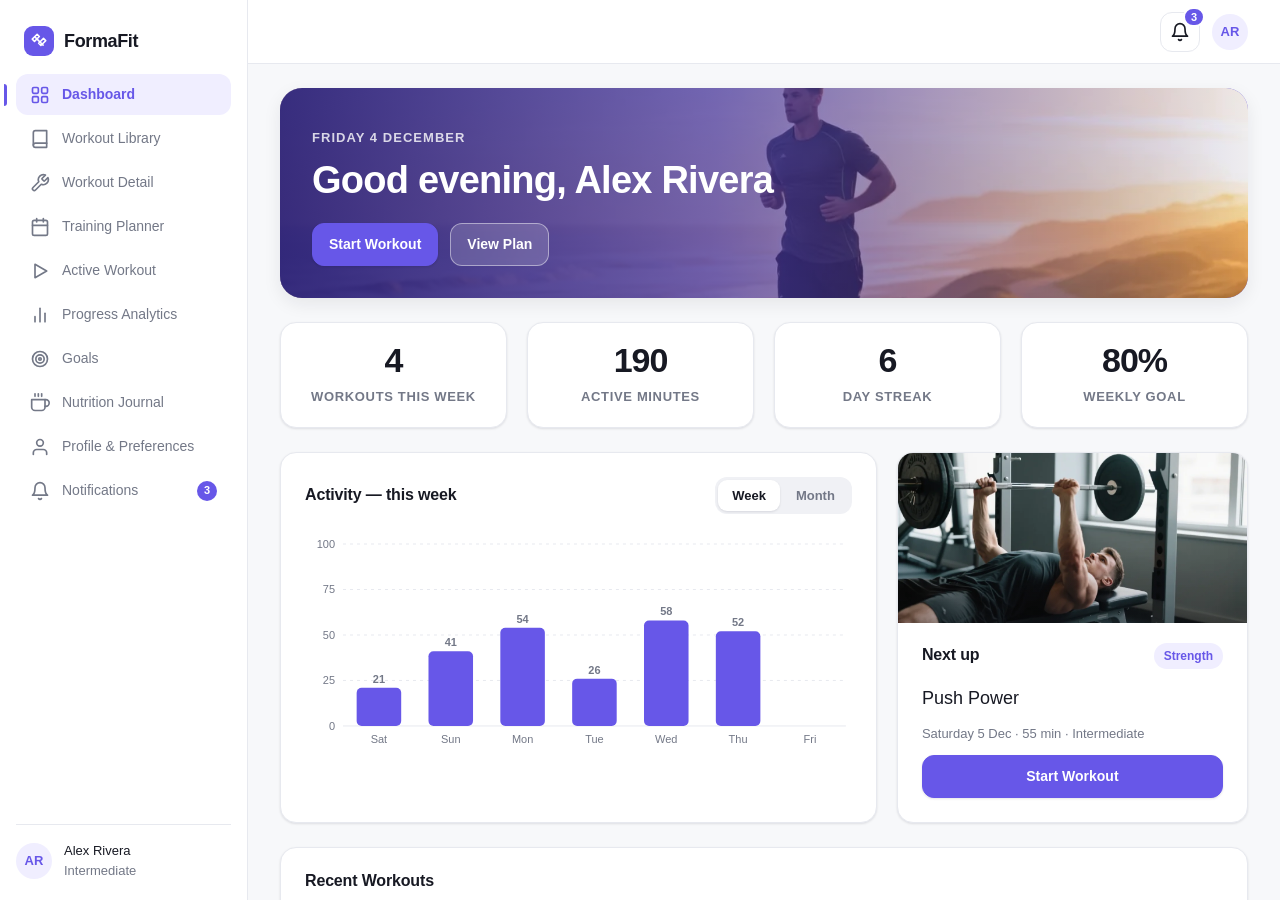
<file: index.html>
<!DOCTYPE html>
<html lang="en">
  <head>
    <meta charset="UTF-8">
    <meta name="viewport" content="width=device-width,initial-scale=1.0">
    <meta http-eqiv="refresh"content="0; url=dashboard.html">
    <title>Redirecting...</title>
  </head>
  <body>
    <script>
      window.location.replace("dashboard.html");
    </script>
  </body>
</html>
</file>
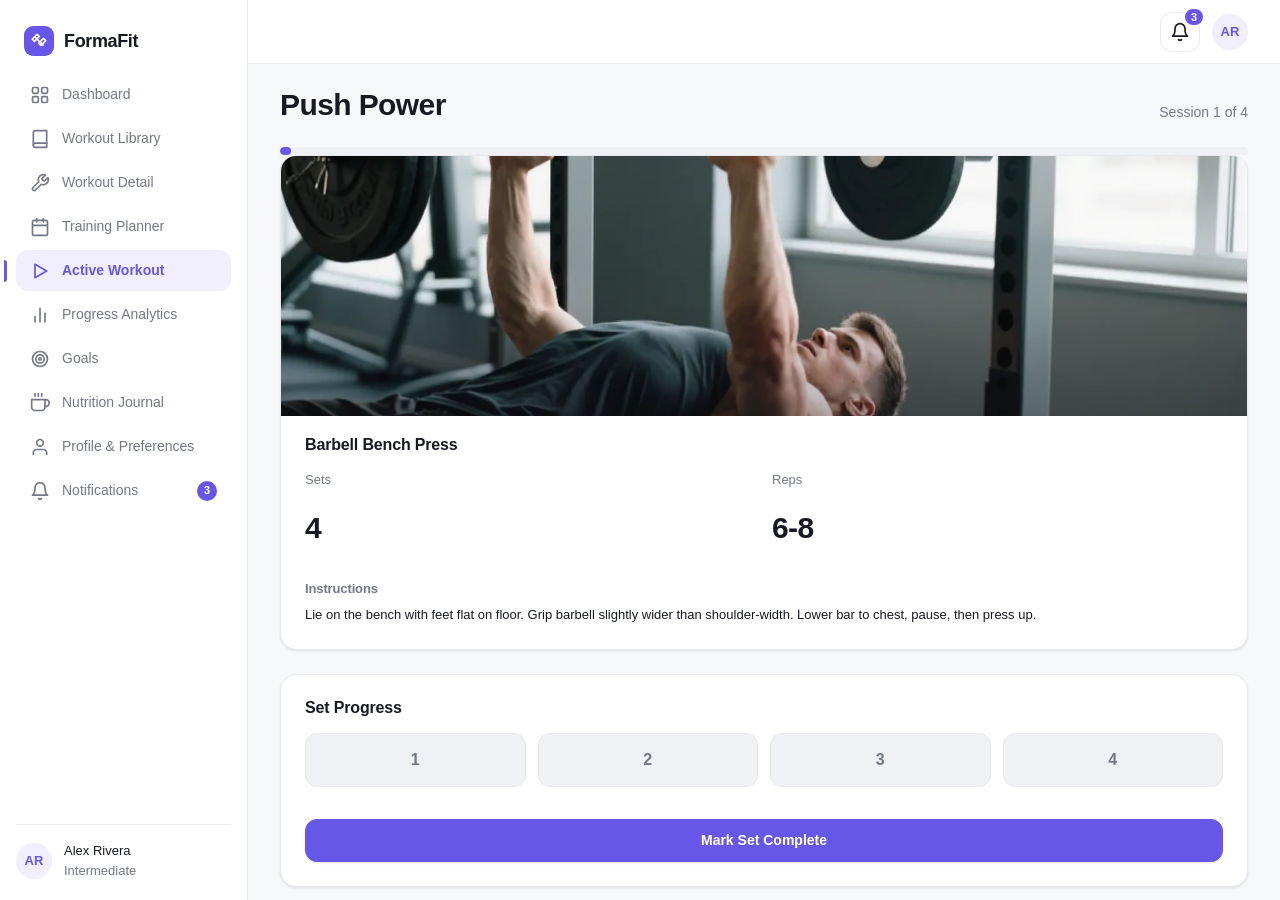
<file: active-workout.html>
<!DOCTYPE html>
<html lang="en">
<head>
  <meta charset="UTF-8">
  <meta name="viewport" content="width=device-width, initial-scale=1.0">
  <title>Active Workout - FormaFit</title>
  <link rel="stylesheet" href="styles.css">
  <link rel="stylesheet" href="polish.css">
  <link rel="icon" href="data:,">
</head>
<body>
  <script src="js/core.js"></script>
  <script src="js/art.js"></script>
  <script>document.addEventListener('DOMContentLoaded', function () { App.renderShell('active'); });</script>
  <script src="js/active-workout.js"></script>
</body>
</html>
</file>
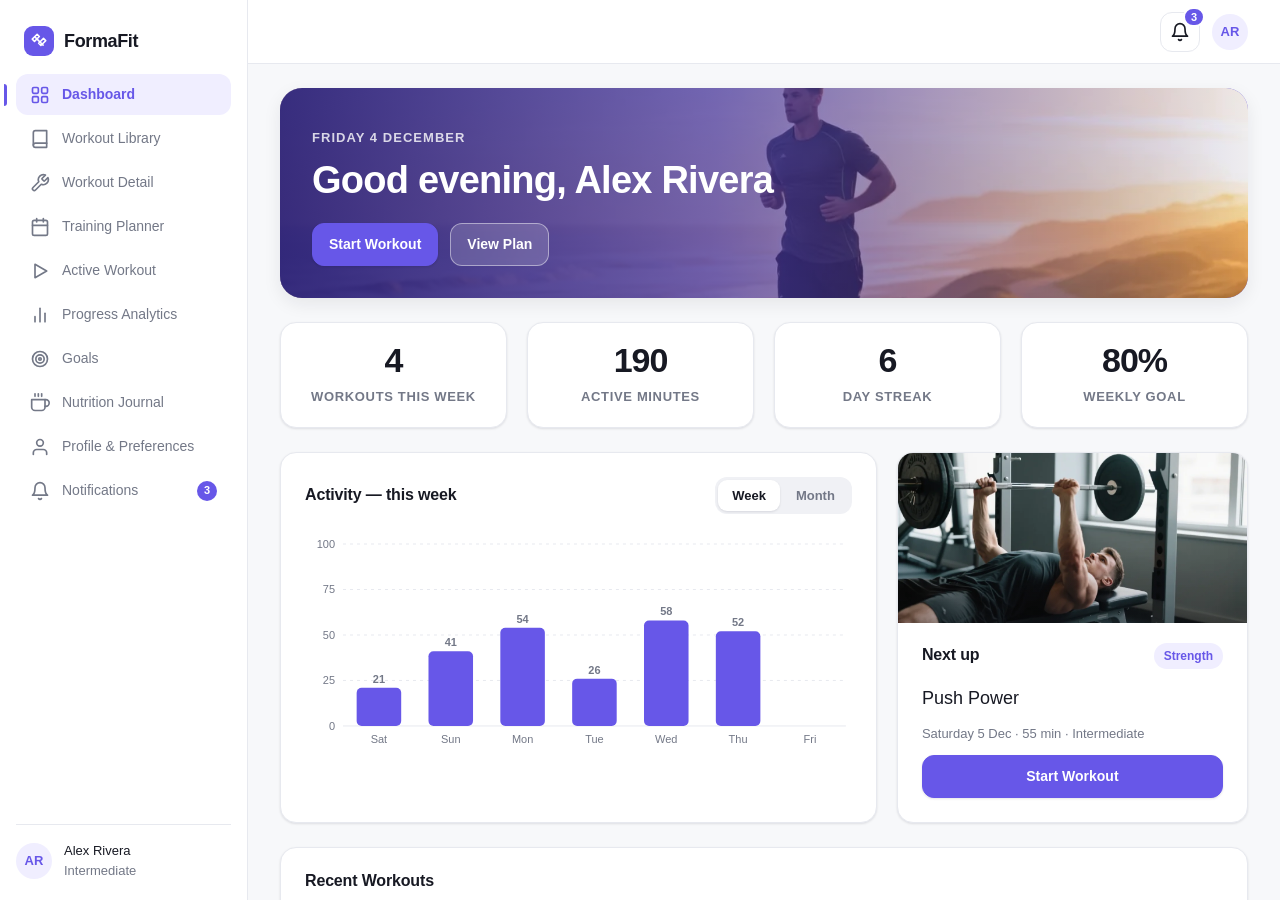
<file: dashboard.html>
<!DOCTYPE html>
<html lang="en">
<head>
  <meta charset="UTF-8">
  <meta name="viewport" content="width=device-width, initial-scale=1.0">
  <title>Dashboard - FormaFit</title>
  <link rel="stylesheet" href="styles.css">
  <link rel="stylesheet" href="polish.css">
  <link rel="icon" href="data:,">
</head>
<body>
  <script src="js/core.js"></script>
  <script src="js/art.js"></script>
  <script>document.addEventListener('DOMContentLoaded', function () { App.renderShell('dashboard'); });</script>
  <script src="js/dashboard.js"></script>
</body>
</html>
</file>
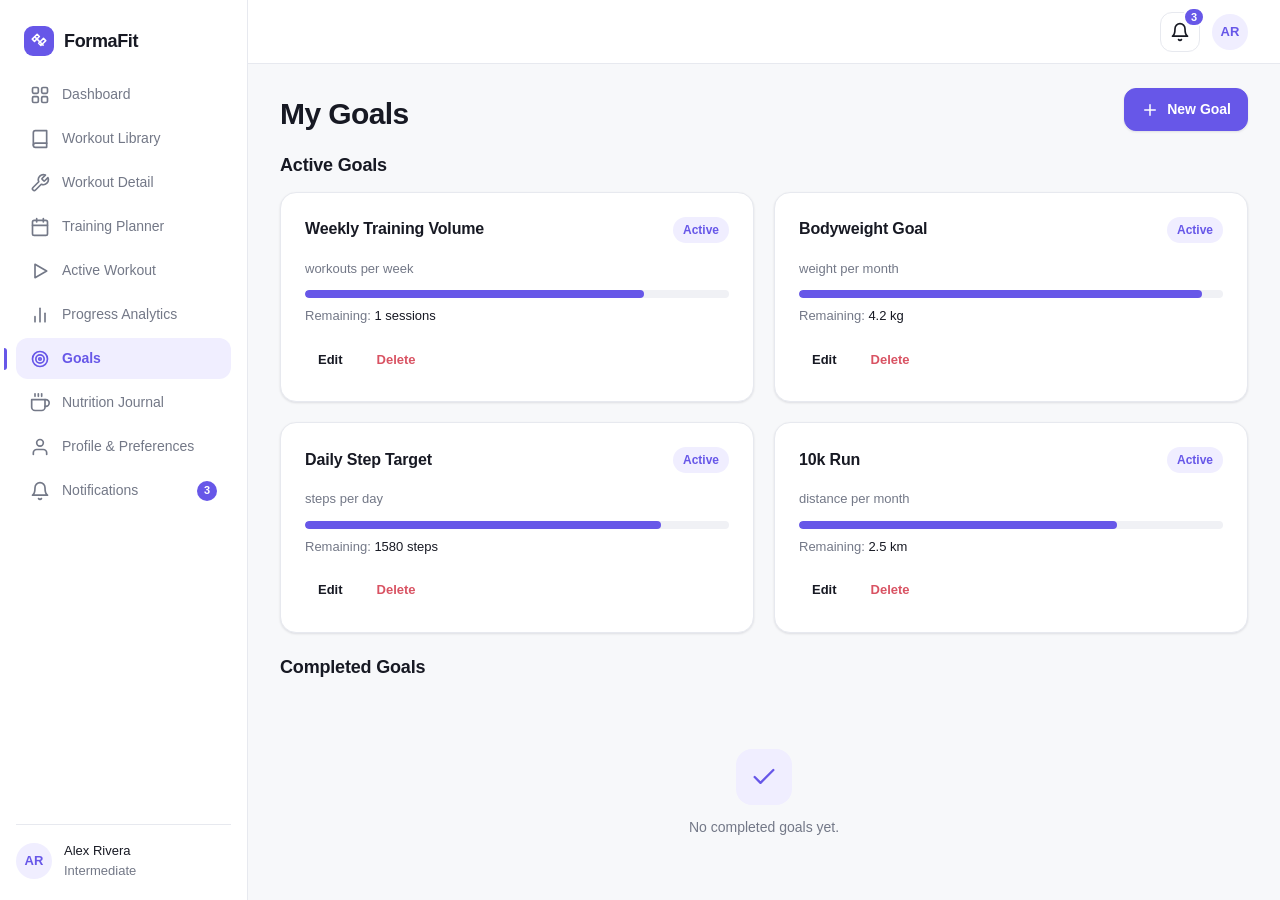
<file: goals.html>
<!DOCTYPE html>
<html lang="en">
<head>
  <meta charset="UTF-8">
  <meta name="viewport" content="width=device-width, initial-scale=1.0">
  <title>Goals - FormaFit</title>
  <link rel="stylesheet" href="styles.css">
  <link rel="stylesheet" href="polish.css">
  <link rel="icon" href="data:,">
</head>
<body>
  <script src="js/core.js"></script>
  <script src="js/art.js"></script>
  <script>document.addEventListener('DOMContentLoaded', function () { App.renderShell('goals'); });</script>
  <script src="js/goals.js"></script>
</body>
</html>
</file>
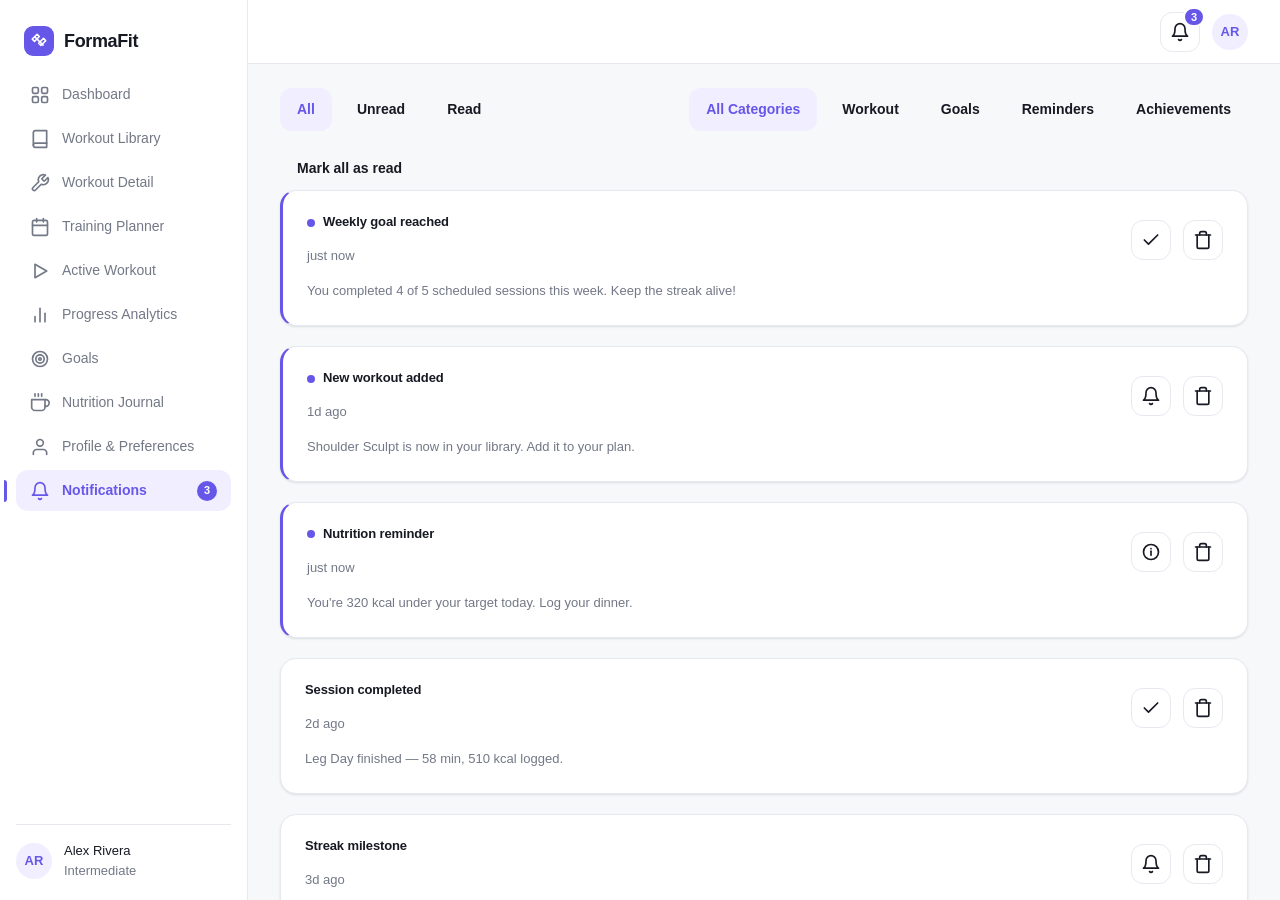
<file: notifications.html>
<!DOCTYPE html>
<html lang="en">
<head>
  <meta charset="UTF-8">
  <meta name="viewport" content="width=device-width, initial-scale=1.0">
  <title>Notifications - FormaFit</title>
  <link rel="stylesheet" href="styles.css">
  <link rel="stylesheet" href="polish.css">
  <link rel="icon" href="data:,">
</head>
<body>
  <script src="js/core.js"></script>
  <script src="js/art.js"></script>
  <script>document.addEventListener('DOMContentLoaded', function () { App.renderShell('notifications'); });</script>
  <script src="js/notifications.js"></script>
</body>
</html>
</file>
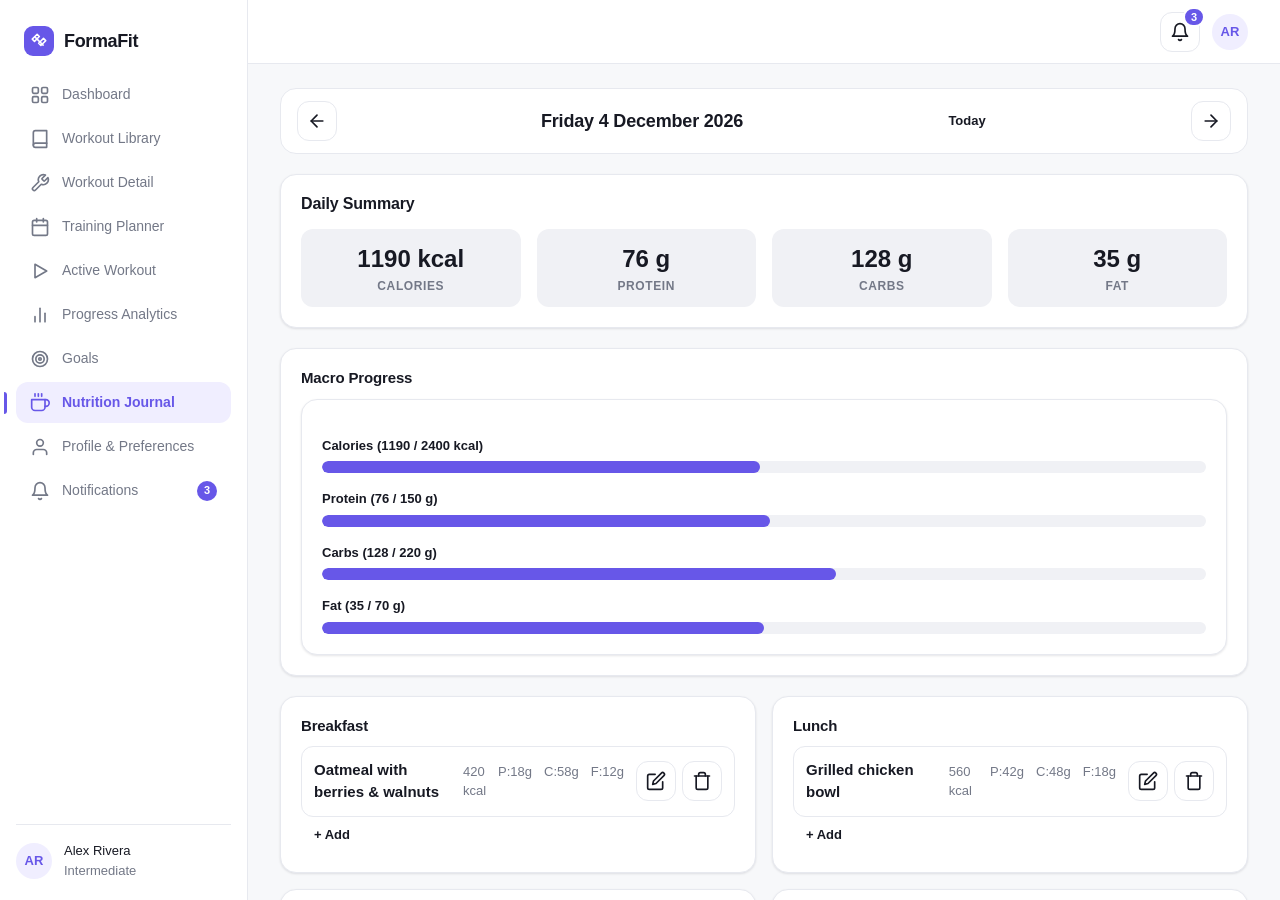
<file: nutrition-journal.html>
<!DOCTYPE html>
<html lang="en">
<head>
  <meta charset="UTF-8">
  <meta name="viewport" content="width=device-width, initial-scale=1.0">
  <title>Nutrition Journal - FormaFit</title>
  <link rel="stylesheet" href="styles.css">
  <link rel="stylesheet" href="polish.css">
  <link rel="icon" href="data:,">
</head>
<body>
  <script src="js/core.js"></script>
  <script src="js/art.js"></script>
  <script>document.addEventListener('DOMContentLoaded', function () { App.renderShell('nutrition'); });</script>
  <script src="js/nutrition-journal.js"></script>
</body>
</html>
</file>
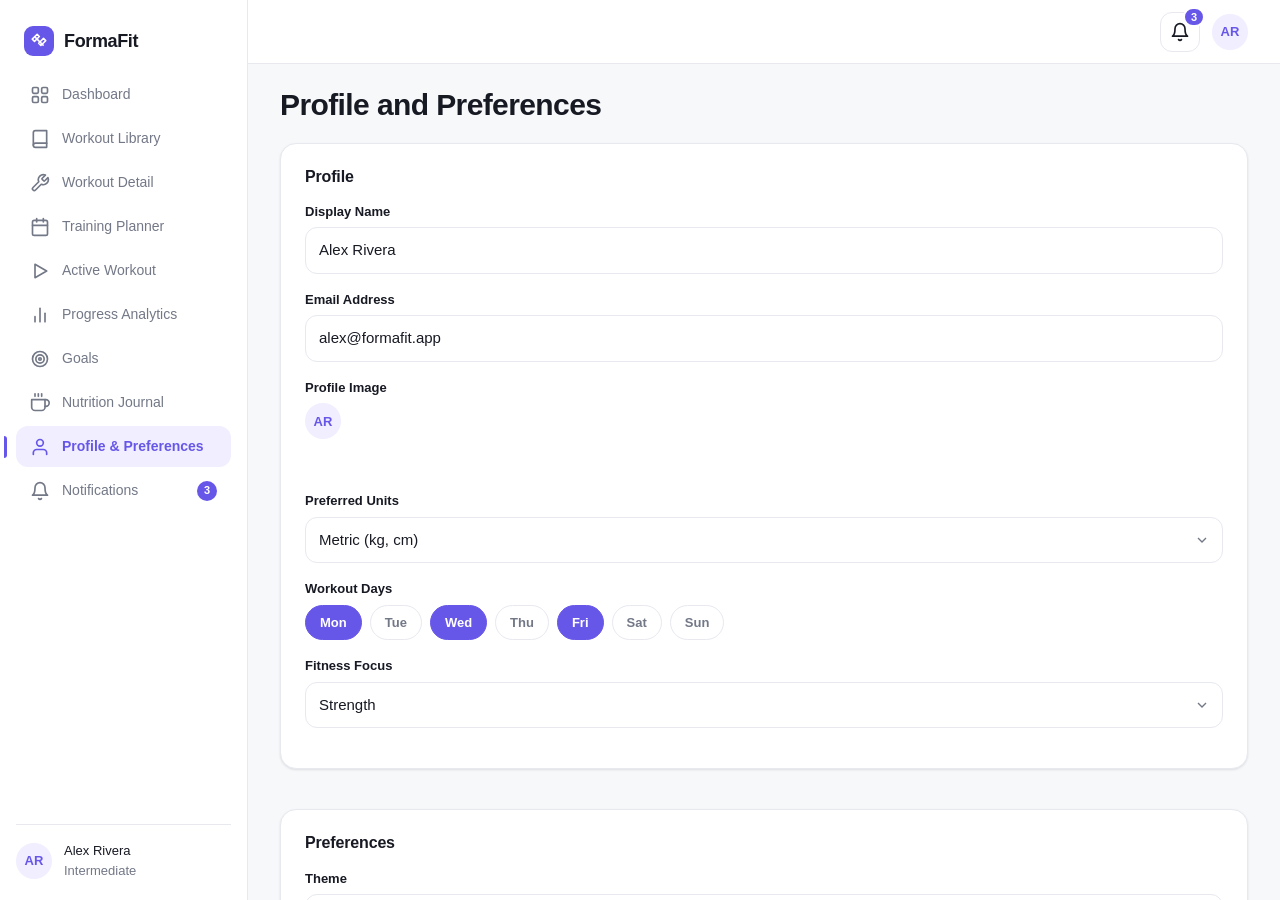
<file: profile-and-preferences.html>
<!DOCTYPE html>
<html lang="en">
<head>
  <meta charset="UTF-8">
  <meta name="viewport" content="width=device-width, initial-scale=1.0">
  <title>Profile & Preferences - FormaFit</title>
  <link rel="stylesheet" href="styles.css">
  <link rel="stylesheet" href="polish.css">
  <link rel="icon" href="data:,">
</head>
<body>
  <script src="js/core.js"></script>
  <script src="js/art.js"></script>
  <script>document.addEventListener('DOMContentLoaded', function () { App.renderShell('profile'); });</script>
  <script src="js/profile-and-preferences.js"></script>
</body>
</html>
</file>
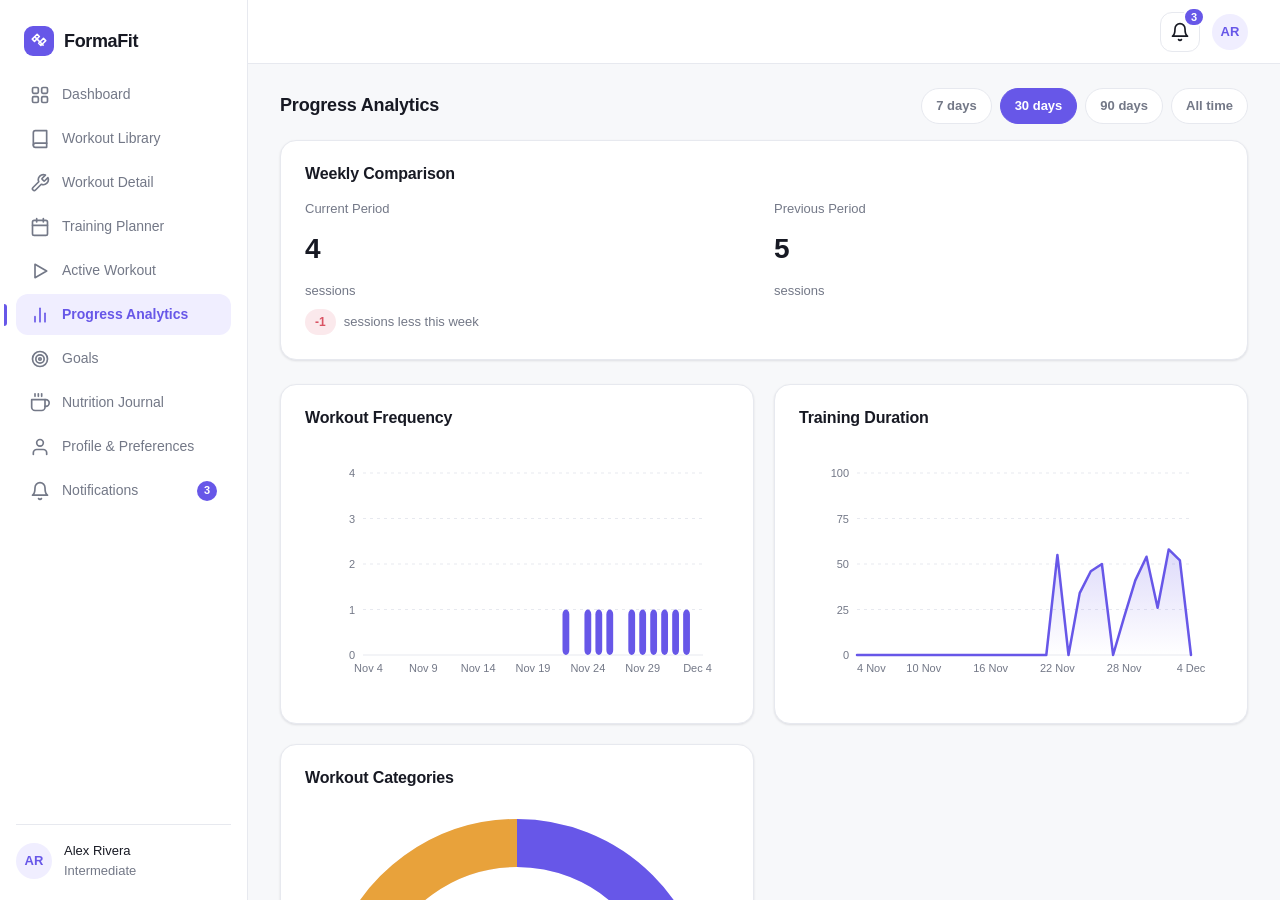
<file: progress-analytics.html>
<!DOCTYPE html>
<html lang="en">
<head>
  <meta charset="UTF-8">
  <meta name="viewport" content="width=device-width, initial-scale=1.0">
  <title>Progress Analytics - FormaFit</title>
  <link rel="stylesheet" href="styles.css">
  <link rel="stylesheet" href="polish.css">
  <link rel="icon" href="data:,">
</head>
<body>
  <script src="js/core.js"></script>
  <script src="js/art.js"></script>
  <script>document.addEventListener('DOMContentLoaded', function () { App.renderShell('analytics'); });</script>
  <script src="js/progress-analytics.js"></script>
</body>
</html>
</file>
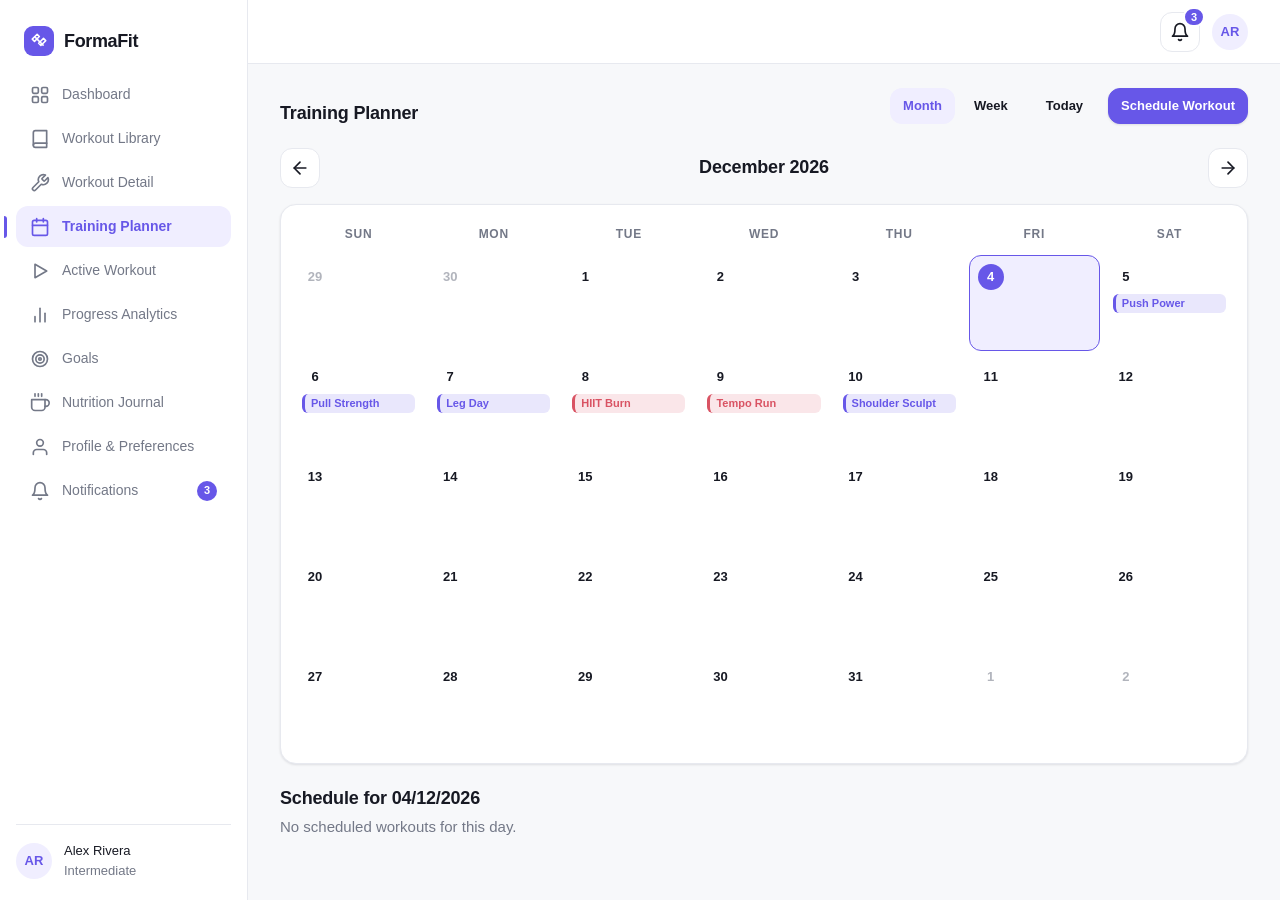
<file: training-planner.html>
<!DOCTYPE html>
<html lang="en">
<head>
  <meta charset="UTF-8">
  <meta name="viewport" content="width=device-width, initial-scale=1.0">
  <title>Training Planner - FormaFit</title>
  <link rel="stylesheet" href="styles.css">
  <link rel="stylesheet" href="polish.css">
  <link rel="icon" href="data:,">
</head>
<body>
  <script src="js/core.js"></script>
  <script src="js/art.js"></script>
  <script>document.addEventListener('DOMContentLoaded', function () { App.renderShell('planner'); });</script>
  <script src="js/training-planner.js"></script>
</body>
</html>
</file>
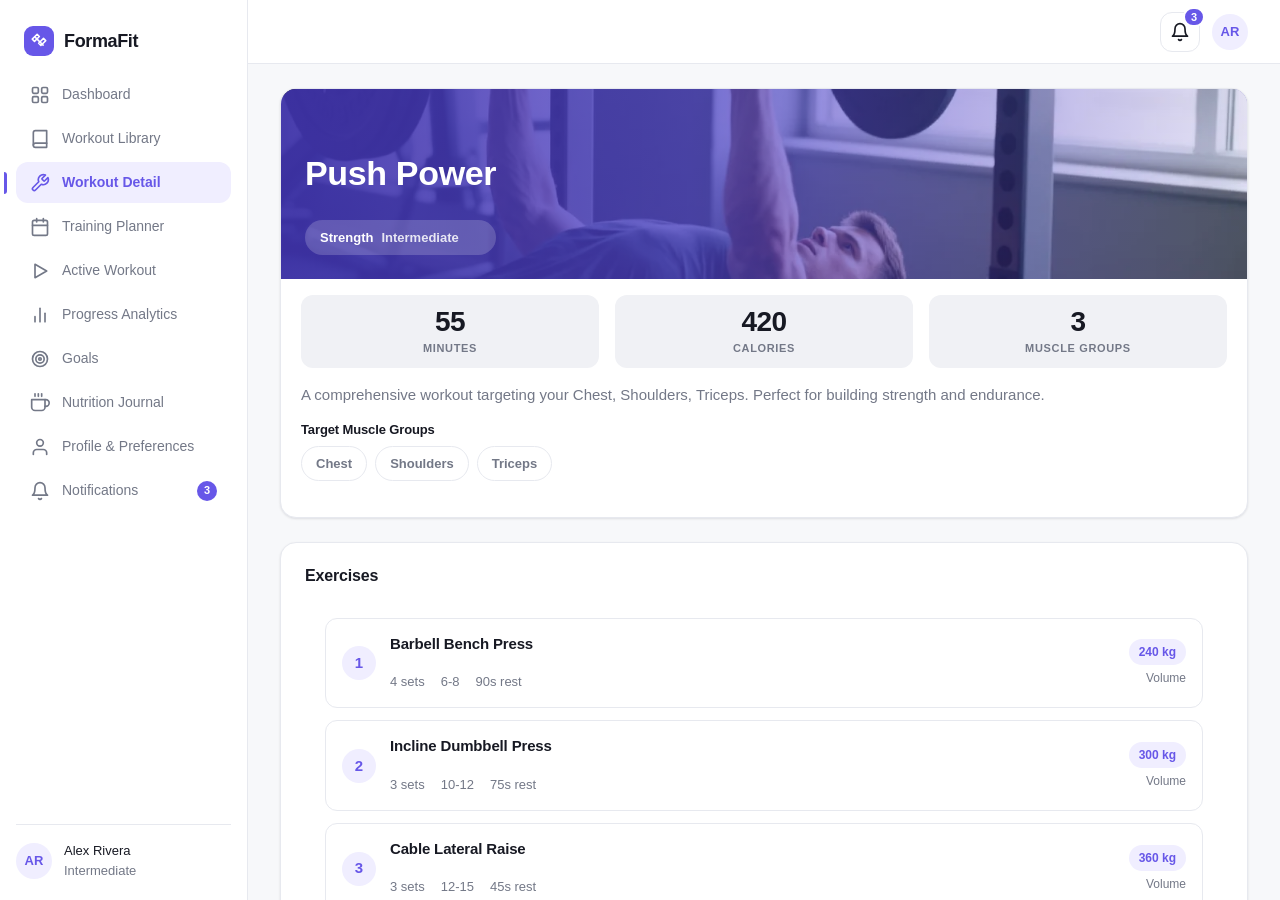
<file: workout-detail.html>
<!DOCTYPE html>
<html lang="en">
<head>
  <meta charset="UTF-8">
  <meta name="viewport" content="width=device-width, initial-scale=1.0">
  <title>Workout Detail - FormaFit</title>
  <link rel="stylesheet" href="styles.css">
  <link rel="stylesheet" href="polish.css">
  <link rel="icon" href="data:,">
</head>
<body>
  <script src="js/core.js"></script>
  <script src="js/art.js"></script>
  <script>document.addEventListener('DOMContentLoaded', function () { App.renderShell('detail'); });</script>
  <script src="js/workout-detail.js"></script>
</body>
</html>
</file>
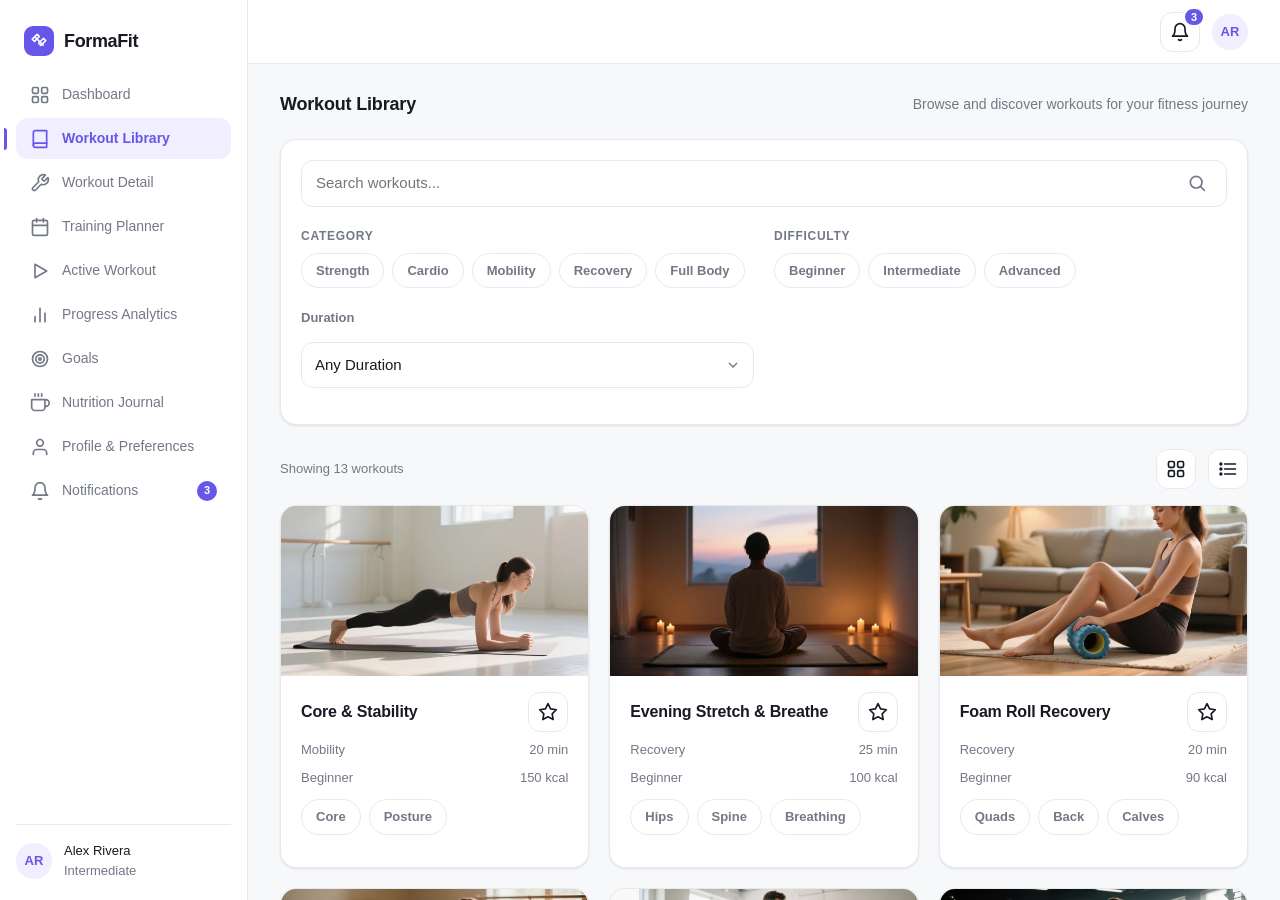
<file: workout-library.html>
<!DOCTYPE html>
<html lang="en">
<head>
  <meta charset="UTF-8">
  <meta name="viewport" content="width=device-width, initial-scale=1.0">
  <title>Workout Library - FormaFit</title>
  <link rel="stylesheet" href="styles.css">
  <link rel="stylesheet" href="polish.css">
  <link rel="icon" href="data:,">
</head>
<body>
  <script src="js/core.js"></script>
  <script src="js/art.js"></script>
  <script>document.addEventListener('DOMContentLoaded', function () { App.renderShell('library'); });</script>
  <script src="js/workout-library.js"></script>
</body>
</html>
</file>
<file: styles.css>
/* ============================================================
   FormaFit — Design System
   ============================================================ */

/* ---------- Design Tokens ---------- */
:root {
  /* Colors (exact from spec) */
  --bg: #F7F8FA;
  --surface: #FFFFFF;
  --text: #171923;
  --text-2: #737887;
  --accent: #6757E8;
  --accent-hover: #5142CD;
  --success: #26966B;
  --warning: #E8A23B;
  --danger: #D95363;
  --border: #E7E9EF;
  --accent-soft: #F0EEFF;

  /* Derived (theme-aware) */
  --surface-2: #F0F1F5;
  --accent-contrast: #FFFFFF;
  --success-soft: #E6F4EE;
  --warning-soft: #FBF1E1;
  --danger-soft: #FBE9EC;
  --shadow-sm: 0 1px 2px rgba(23,25,35,.05), 0 1px 3px rgba(23,25,35,.06);
  --shadow-md: 0 6px 18px rgba(23,25,35,.08);
  --shadow-lg: 0 18px 48px rgba(23,25,35,.18);

  /* Typography */
  --font: "Inter", "DM Sans", -apple-system, BlinkMacSystemFont, "Segoe UI",
          Roboto, Helvetica, Arial, sans-serif;

  /* Spacing scale */
  --sp-1: 4px;  --sp-2: 8px;  --sp-3: 12px; --sp-4: 16px;
  --sp-5: 20px; --sp-6: 24px; --sp-7: 32px; --sp-8: 40px; --sp-9: 56px;

  /* Radii */
  --r-sm: 8px; --r-md: 12px; --r-lg: 16px; --r-xl: 22px; --r-full: 999px;

  /* Motion */
  --ease: cubic-bezier(.22,.61,.36,1);
  --dur: 220ms;

  /* Layout */
  --sidebar-w: 248px;
  --topbar-h: 64px;
  --bottom-h: 64px;
  --content-max: 1280px;
}

/* ---------- Dark Theme ---------- */
[data-theme="dark"] {
  --bg: #12131A;
  --surface: #1A1C25;
  --text: #F2F3F8;
  --text-2: #9AA0B4;
  --border: #2A2D3A;
  --accent-soft: #26233F;
  --surface-2: #20222E;
  --success-soft: #16302A;
  --warning-soft: #33291A;
  --danger-soft: #33202A;
  --shadow-sm: 0 1px 2px rgba(0,0,0,.4);
  --shadow-md: 0 6px 18px rgba(0,0,0,.45);
  --shadow-lg: 0 18px 48px rgba(0,0,0,.6);
}

/* ---------- Reset / Base ---------- */
*, *::before, *::after { box-sizing: border-box; }
html { -webkit-text-size-adjust: 100%; }
body {
  margin: 0;
  font-family: var(--font);
  background: var(--bg);
  color: var(--text);
  line-height: 1.5;
  font-size: 15px;
  -webkit-font-smoothing: antialiased;
  text-rendering: optimizeLegibility;
}
img, svg { display: block; max-width: 100%; }
button, input, select, textarea { font: inherit; color: inherit; }
a { color: inherit; text-decoration: none; }
h1,h2,h3,h4 { margin: 0; font-weight: 700; letter-spacing: -.01em; line-height: 1.15; }
p { margin: 0; }
:focus-visible {
  outline: 2px solid var(--accent);
  outline-offset: 2px;
  border-radius: 4px;
}
::selection { background: var(--accent-soft); }

/* ---------- App Shell ---------- */
.app {
  display: grid;
  grid-template-columns: var(--sidebar-w) 1fr;
  grid-template-rows: var(--topbar-h) 1fr;
  grid-template-areas: "sidebar topbar" "sidebar content";
  height: 100dvh;
  overflow: hidden;
}

.sidebar {
  grid-area: sidebar;
  background: var(--surface);
  border-right: 1px solid var(--border);
  display: flex;
  flex-direction: column;
  padding: var(--sp-5) var(--sp-4);
  overflow-y: auto;
  z-index: 40;
}
.brand {
  display: flex; align-items: center; gap: 10px;
  font-weight: 800; font-size: 18px; letter-spacing: -.02em;
  padding: 6px 8px 18px;
}
.brand__mark {
  width: 30px; height: 30px; border-radius: 9px;
  background: var(--accent); color: var(--accent-contrast);
  display: grid; place-items: center; flex: none;
}
.brand__mark svg { width: 18px; height: 18px; }

.nav { display: flex; flex-direction: column; gap: 3px; }
.nav__label {
  font-size: 11px; text-transform: uppercase; letter-spacing: .08em;
  color: var(--text-2); font-weight: 700; padding: 14px 10px 6px;
}
.nav__link {
  display: flex; align-items: center; gap: 12px;
  padding: 10px 12px; border-radius: var(--r-md);
  color: var(--text-2); font-weight: 500; font-size: 14px;
  position: relative; transition: background var(--dur) var(--ease), color var(--dur) var(--ease);
}
.nav__link svg { width: 20px; height: 20px; flex: none; }
.nav__link:hover { background: var(--surface-2); color: var(--text); }
.nav__link.is-active { background: var(--accent-soft); color: var(--accent); font-weight: 600; }
.nav__link.is-active::before {
  content: ""; position: absolute; left: -12px; top: 50%;
  transform: translateY(-50%); width: 3px; height: 22px;
  background: var(--accent); border-radius: 0 3px 3px 0;
}
.nav__badge {
  margin-left: auto; background: var(--accent); color: var(--accent-contrast);
  font-size: 11px; font-weight: 700; min-width: 20px; height: 20px;
  padding: 0 6px; border-radius: var(--r-full); display: grid; place-items: center;
}
.sidebar__foot { margin-top: auto; padding-top: var(--sp-4); }

.topbar {
  grid-area: topbar;
  background: var(--surface);
  border-bottom: 1px solid var(--border);
  display: flex; align-items: center; gap: var(--sp-3);
  padding: 0 var(--sp-5);
  z-index: 30;
}
.topbar__title { font-size: 15px; font-weight: 600; }
.topbar__spacer { flex: 1; }
.icon-btn {
  width: 40px; height: 40px; border-radius: var(--r-md);
  border: 1px solid var(--border); background: var(--surface);
  display: grid; place-items: center; cursor: pointer; position: relative;
  transition: background var(--dur) var(--ease), border-color var(--dur) var(--ease);
}
.icon-btn:hover { background: var(--surface-2); }
.icon-btn svg { width: 20px; height: 20px; }
.icon-btn .dot {
  position: absolute; top: 9px; right: 10px; width: 8px; height: 8px;
  background: var(--danger); border-radius: 50%; border: 2px solid var(--surface);
}
.menu-toggle { display: none; }

.content {
  grid-area: content;
  overflow-y: auto;
  padding: var(--sp-7) var(--sp-7) calc(var(--sp-9) + var(--bottom-h));
  scroll-behavior: smooth;
}
.page { max-width: var(--content-max); margin: 0 auto; }

.bottom-nav {
  position: fixed; left: 0; right: 0; bottom: 0; height: var(--bottom-h);
  background: var(--surface); border-top: 1px solid var(--border);
  display: none; justify-content: space-around; align-items: center;
  padding-bottom: env(safe-area-inset-bottom); z-index: 50;
}
.bottom-nav a {
  display: flex; flex-direction: column; align-items: center; gap: 3px;
  font-size: 10px; color: var(--text-2); padding: 6px 8px; border-radius: var(--r-md);
}
.bottom-nav a svg { width: 22px; height: 22px; }
.bottom-nav a.is-active { color: var(--accent); font-weight: 600; }

/* ---------- Page header ---------- */
.page-head { display: flex; align-items: flex-end; justify-content: space-between; gap: var(--sp-4); flex-wrap: wrap; margin-bottom: var(--sp-6); }
.page-head h1 { font-size: clamp(24px, 3.4vw, 32px); }
.page-head .sub { color: var(--text-2); font-size: 14px; margin-top: 6px; }

/* ---------- Cards ---------- */
.card {
  background: var(--surface);
  border: 1px solid var(--border);
  border-radius: var(--r-lg);
  box-shadow: var(--shadow-sm);
  padding: var(--sp-6);
}
.card--flush { padding: 0; }
.card__head { display: flex; align-items: center; justify-content: space-between; gap: var(--sp-3); margin-bottom: var(--sp-4); }
.card__title { font-size: 16px; font-weight: 700; }
.card__sub { color: var(--text-2); font-size: 13px; }
.card--hover { transition: transform var(--dur) var(--ease), box-shadow var(--dur) var(--ease), border-color var(--dur) var(--ease); }
.card--hover:hover { transform: translateY(-3px); box-shadow: var(--shadow-md); border-color: var(--accent); }

/* ---------- Buttons ---------- */
.btn {
  --btn-bg: var(--surface); --btn-fg: var(--text); --btn-bd: var(--border);
  display: inline-flex; align-items: center; justify-content: center; gap: 8px;
  padding: 10px 16px; border-radius: var(--r-md);
  border: 1px solid var(--btn-bd); background: var(--btn-bg); color: var(--btn-fg);
  font-weight: 600; font-size: 14px; cursor: pointer; white-space: nowrap;
  transition: background var(--dur) var(--ease), border-color var(--dur) var(--ease),
              transform 120ms var(--ease), box-shadow var(--dur) var(--ease);
}
.btn svg { width: 18px; height: 18px; }
.btn:hover { background: var(--surface-2); }
.btn:active { transform: translateY(1px) scale(.99); }
.btn:disabled { opacity: .5; cursor: not-allowed; }
.btn-primary { --btn-bg: var(--accent); --btn-fg: var(--accent-contrast); --btn-bd: var(--accent); box-shadow: var(--shadow-sm); }
.btn-primary:hover { --btn-bg: var(--accent-hover); --btn-bd: var(--accent-hover); background: var(--accent-hover); }
.btn-danger { --btn-bg: var(--danger); --btn-fg: #fff; --btn-bd: var(--danger); }
.btn-danger:hover { background: color-mix(in srgb, var(--danger) 88%, #000); }
.btn-ghost { --btn-bg: transparent; --btn-bd: transparent; }
.btn-ghost:hover { background: var(--surface-2); }
.btn-sm { padding: 7px 12px; font-size: 13px; }
.btn-lg { padding: 14px 22px; font-size: 15px; }
.btn-block { width: 100%; }

/* ---------- Inputs / Forms ---------- */
.field { display: flex; flex-direction: column; gap: 6px; margin-bottom: var(--sp-4); }
.field label { font-size: 13px; font-weight: 600; }
.field .hint { font-size: 12px; color: var(--text-2); }
.input, .select, .textarea {
  width: 100%; padding: 11px 13px; border-radius: var(--r-md);
  border: 1px solid var(--border); background: var(--surface); color: var(--text);
  transition: border-color var(--dur) var(--ease), box-shadow var(--dur) var(--ease);
}
.input:focus, .select:focus, .textarea:focus {
  outline: none; border-color: var(--accent);
  box-shadow: 0 0 0 3px var(--accent-soft);
}
.input.is-invalid, .select.is-invalid { border-color: var(--danger); }
.input.is-invalid:focus { box-shadow: 0 0 0 3px var(--danger-soft); }
.field-error { font-size: 12px; color: var(--danger); min-height: 14px; }
.textarea { resize: vertical; min-height: 90px; }
.form-row { display: grid; grid-template-columns: 1fr 1fr; gap: var(--sp-4); }
.form-actions { display: flex; gap: var(--sp-3); justify-content: flex-end; margin-top: var(--sp-5); }

/* ---------- Chips / Tabs ---------- */
.chips { display: flex; gap: 8px; flex-wrap: wrap; }
.chip {
  padding: 7px 14px; border-radius: var(--r-full);
  border: 1px solid var(--border); background: var(--surface); color: var(--text-2);
  font-size: 13px; font-weight: 600; cursor: pointer;
  transition: all var(--dur) var(--ease);
}
.chip:hover { background: var(--surface-2); color: var(--text); }
.chip.is-active { background: var(--accent); color: var(--accent-contrast); border-color: var(--accent); }

.tabs { display: flex; gap: 4px; border-bottom: 1px solid var(--border); margin-bottom: var(--sp-5); overflow-x: auto; }
.tab {
  padding: 10px 14px; border: none; background: none; cursor: pointer;
  color: var(--text-2); font-weight: 600; font-size: 14px; position: relative; white-space: nowrap;
}
.tab::after {
  content: ""; position: absolute; left: 12px; right: 12px; bottom: -1px; height: 2px;
  background: var(--accent); transform: scaleX(0); transition: transform var(--dur) var(--ease);
}
.tab.is-active { color: var(--text); }
.tab.is-active::after { transform: scaleX(1); }
.tab-panel[hidden] { display: none; }

/* ---------- Progress bars ---------- */
.progress { height: 8px; border-radius: var(--r-full); background: var(--surface-2); overflow: hidden; }
.progress--lg { height: 12px; }
.progress__fill {
  height: 100%; width: 0; border-radius: var(--r-full); background: var(--accent);
  transition: width 900ms var(--ease);
}
.progress__fill.is-success { background: var(--success); }
.progress__fill.is-warning { background: var(--warning); }
.progress__fill.is-danger { background: var(--danger); }
.progress-label { display: flex; justify-content: space-between; font-size: 13px; margin-bottom: 8px; }
.progress-label b { font-weight: 700; }

/* ---------- Tables ---------- */
.table-wrap { overflow-x: auto; }
.table { width: 100%; border-collapse: collapse; font-size: 14px; }
.table th, .table td { text-align: left; padding: 13px 14px; border-bottom: 1px solid var(--border); }
.table th { font-size: 12px; text-transform: uppercase; letter-spacing: .05em; color: var(--text-2); font-weight: 700; }
.table tbody tr { transition: background var(--dur) var(--ease); }
.table tbody tr:hover { background: var(--surface-2); }
.table .num { text-align: right; font-variant-numeric: tabular-nums; }

/* ---------- Badges / status ---------- */
.badge { display: inline-flex; align-items: center; gap: 6px; padding: 4px 10px; border-radius: var(--r-full); font-size: 12px; font-weight: 700; }
.badge--success { background: var(--success-soft); color: var(--success); }
.badge--warning { background: var(--warning-soft); color: var(--warning); }
.badge--danger { background: var(--danger-soft); color: var(--danger); }
.badge--accent { background: var(--accent-soft); color: var(--accent); }
.badge .dot { width: 6px; height: 6px; border-radius: 50%; background: currentColor; }

/* ---------- Dialog ---------- */
.dialog-backdrop {
  position: fixed; inset: 0; z-index: 100;
  background: rgba(23,25,35,.5); backdrop-filter: blur(2px);
  display: grid; place-items: center; padding: var(--sp-4);
  opacity: 0; visibility: hidden; transition: opacity var(--dur) var(--ease), visibility var(--dur);
}
.dialog-backdrop.is-open { opacity: 1; visibility: visible; }
.dialog {
  background: var(--surface); border: 1px solid var(--border);
  border-radius: var(--r-xl); box-shadow: var(--shadow-lg);
  width: min(480px, 100%); max-height: 90dvh; overflow-y: auto;
  transform: translateY(16px) scale(.97); opacity: 0;
  transition: transform var(--dur) var(--ease), opacity var(--dur) var(--ease);
}
.dialog-backdrop.is-open .dialog { transform: translateY(0) scale(1); opacity: 1; }
.dialog__head { display: flex; align-items: center; justify-content: space-between; padding: var(--sp-5) var(--sp-6) 0; }
.dialog__title { font-size: 18px; font-weight: 700; }
.dialog__body { padding: var(--sp-4) var(--sp-6) var(--sp-6); color: var(--text-2); }
.dialog__body p { margin-bottom: var(--sp-3); }
.dialog__foot { display: flex; gap: var(--sp-3); justify-content: flex-end; padding: 0 var(--sp-6) var(--sp-6); }

/* ---------- Toasts ---------- */
.toast-region { position: fixed; right: var(--sp-4); bottom: var(--sp-4); z-index: 200; display: flex; flex-direction: column; gap: 10px; max-width: 340px; }
.toast {
  display: flex; align-items: center; gap: 10px;
  background: var(--surface); border: 1px solid var(--border);
  border-left: 3px solid var(--accent); border-radius: var(--r-md);
  box-shadow: var(--shadow-md); padding: 12px 14px; font-size: 14px; font-weight: 500;
  transform: translateX(120%); opacity: 0; transition: transform 300ms var(--ease), opacity 300ms var(--ease);
}
.toast.is-in { transform: translateX(0); opacity: 1; }
.toast--success { border-left-color: var(--success); }
.toast--danger { border-left-color: var(--danger); }
.toast--warning { border-left-color: var(--warning); }
.toast svg { width: 20px; height: 20px; flex: none; }

/* ---------- Empty state ---------- */
.empty { text-align: center; padding: var(--sp-9) var(--sp-5); display: flex; flex-direction: column; align-items: center; gap: var(--sp-3); }
.empty__icon { width: 56px; height: 56px; border-radius: var(--r-lg); background: var(--accent-soft); color: var(--accent); display: grid; place-items: center; }
.empty__icon svg { width: 28px; height: 28px; }
.empty h3 { font-size: 16px; }
.empty p { color: var(--text-2); font-size: 14px; max-width: 320px; }

/* ---------- Grid helpers ---------- */
.grid { display: grid; gap: var(--sp-5); }
.grid-2 { grid-template-columns: repeat(2, 1fr); }
.grid-3 { grid-template-columns: repeat(3, 1fr); }
.grid-4 { grid-template-columns: repeat(4, 1fr); }
.grid-auto { grid-template-columns: repeat(auto-fill, minmax(240px, 1fr)); }
.stack { display: flex; flex-direction: column; gap: var(--sp-4); }
.row { display: flex; align-items: center; gap: var(--sp-3); }
.row-between { display: flex; align-items: center; justify-content: space-between; gap: var(--sp-3); flex-wrap: wrap; }
.spacer { flex: 1; }
.mt-0{margin-top:0}.mt-2{margin-top:var(--sp-2)}.mt-4{margin-top:var(--sp-4)}.mt-6{margin-top:var(--sp-6)}
.mb-4{margin-bottom:var(--sp-4)}.mb-6{margin-bottom:var(--sp-6)}
.text-2{color:var(--text-2)}.text-sm{font-size:13px}.text-lg{font-size:18px}
.mono{font-variant-numeric:tabular-nums}
.avatar { width: 40px; height: 40px; border-radius: 50%; background: var(--accent-soft); color: var(--accent); display: grid; place-items: center; font-weight: 700; flex: none; }
.divider { height: 1px; background: var(--border); border: none; margin: var(--sp-5) 0; }

/* ---------- Keyframe animations ---------- */
@keyframes page-enter { from { opacity: 0; transform: translateY(14px); } to { opacity: 1; transform: none; } }
@keyframes stagger-in { from { opacity: 0; transform: translateY(18px); } to { opacity: 1; transform: none; } }
@keyframes bar-fill { from { width: 0; } }
@keyframes pop { 0%{transform:scale(.9)}60%{transform:scale(1.04)}100%{transform:scale(1)} }
@keyframes spin { to { transform: rotate(360deg); } }

.page-enter { animation: page-enter 480ms var(--ease) both; }
.stagger { animation: stagger-in 520ms var(--ease) both; }
.stagger:nth-child(1){animation-delay:0ms}
.stagger:nth-child(2){animation-delay:70ms}
.stagger:nth-child(3){animation-delay:140ms}
.stagger:nth-child(4){animation-delay:210ms}
.stagger:nth-child(5){animation-delay:280ms}
.stagger:nth-child(6){animation-delay:350ms}
.stagger:nth-child(7){animation-delay:420ms}
.stagger:nth-child(8){animation-delay:490ms}
.bar-fill { animation: bar-fill 900ms var(--ease) both; }
.pop { animation: pop 320ms var(--ease); }
.spin { animation: spin 900ms linear infinite; }

/* ---------- Responsive ---------- */
@media (max-width: 1024px) {
  :root { --sidebar-w: 210px; }
  .grid-4 { grid-template-columns: repeat(2, 1fr); }
  .grid-3 { grid-template-columns: repeat(2, 1fr); }
}

@media (max-width: 820px) {
  .app {
    grid-template-columns: 1fr;
    grid-template-areas: "topbar" "content";
  }
  .sidebar {
    position: fixed; top: 0; left: 0; bottom: 0; width: 280px;
    transform: translateX(-100%); transition: transform var(--dur) var(--ease);
    box-shadow: var(--shadow-lg);
  }
  .sidebar.is-open { transform: translateX(0); }
  .menu-toggle { display: grid; }
  .bottom-nav { display: flex; }
  .content { padding: var(--sp-5) var(--sp-4) calc(var(--sp-8) + var(--bottom-h)); }
  .form-row { grid-template-columns: 1fr; }
  .grid-2, .grid-3 { grid-template-columns: 1fr; }
  .grid-4 { grid-template-columns: repeat(2, 1fr); }
  .page-head { align-items: flex-start; }
}

@media (max-width: 480px) {
  .grid-4 { grid-template-columns: 1fr; }
  .card { padding: var(--sp-5); }
  .toast-region { left: var(--sp-4); right: var(--sp-4); max-width: none; }
}

/* ---------- Reduced motion ---------- */
@media (prefers-reduced-motion: reduce) {
  *, *::before, *::after {
    animation-duration: .001ms !important;
    animation-iteration-count: 1 !important;
    transition-duration: .001ms !important;
    scroll-behavior: auto !important;
  }
  .progress__fill { transition: none; }
}
</file>
<file: polish.css>
/* ============================================================
   FormaFit — visual polish layer (loaded after styles.css).
   Defines classes the pages use but styles.css lacks, and refines shell/cards/charts.
   ============================================================ */

/* ---------- utilities ---------- */
.text-center{text-align:center}.text-right{text-align:right}.text-xs{font-size:12px}
.text-xl{font-size:22px;font-weight:700}.text-3xl{font-size:34px;font-weight:800;letter-spacing:-.02em}
.font-medium{font-weight:500}.font-semibold{font-weight:600}.font-bold{font-weight:700}
.mb-1{margin-bottom:4px}.mb-2{margin-bottom:var(--sp-2)}.mb-3{margin-bottom:var(--sp-3)}
.mt-1{margin-top:4px}.mt-3{margin-top:var(--sp-3)}.ml-2{margin-left:var(--sp-2)}
.gap-2{gap:var(--sp-2)}.gap-3{gap:var(--sp-3)}.gap-4{gap:var(--sp-4)}
.p-2{padding:var(--sp-2)}.p-4{padding:var(--sp-4)}
.flex{display:flex}.flex-1{flex:1;min-width:0}.align-center{align-items:center}
.grid-1{grid-template-columns:1fr}
.grid-7{grid-template-columns:repeat(7,minmax(0,1fr));gap:6px}
.grid-3 > *, .grid-2 > *, .grid-4 > * {min-width:0}

/* ---------- shell ---------- */
.app > .topbar{grid-area:topbar}
.nav__link .nav__label{padding:0;text-transform:none;letter-spacing:0;font-size:14px;color:inherit;font-weight:inherit}
.nav__link{padding:10px 14px}
.sidebar__foot{display:flex;align-items:center;gap:12px;border-top:1px solid var(--border);margin-top:auto;padding-top:var(--sp-4)}
.sidebar__foot .stack{gap:0}
.content{padding-top:var(--sp-6)}
@media (min-width:821px){.topbar__title{visibility:hidden}.topbar{padding:0 var(--sp-7)}}
.avatar{width:36px;height:36px;font-size:13px}
.icon-btn .nav__badge{position:absolute;top:-6px;right:-6px;border:2px solid var(--surface);min-width:20px}
.page{animation:page-enter 480ms var(--ease) both}
.page > .card, .page > .grid > *{animation:stagger-in 520ms var(--ease) both}
.page > .grid > *:nth-child(2){animation-delay:70ms}.page > .grid > *:nth-child(3){animation-delay:140ms}.page > .grid > *:nth-child(4){animation-delay:210ms}

/* ---------- page head ---------- */
.page-head{margin-bottom:var(--sp-6)}
.page-head h1,.page-title{font-size:clamp(24px,3.2vw,30px);font-weight:800;letter-spacing:-.02em}
.page-head .sub,.page-head p{color:var(--text-2);font-size:14px;margin-top:6px}
.page-head .date{color:var(--text-2);font-size:14px;font-weight:500}
.page-head .row{gap:var(--sp-3)}
.section-title{font-size:15px;font-weight:700;margin-bottom:var(--sp-3)}

/* ---------- cards ---------- */
.card__body{padding:var(--sp-4) var(--sp-5) var(--sp-5)}
.card:has(> .card__img){padding:0;overflow:hidden;display:flex;flex-direction:column}
.card__img{height:150px !important;display:flex;align-items:center;justify-content:center;color:var(--accent);
  background:radial-gradient(circle at 30% 20%,#fff 0,transparent 55%),linear-gradient(135deg,var(--accent-soft),#DCD7FF) !important;
  transition:transform 400ms var(--ease)}
.card__img svg{width:44px;height:44px;stroke-width:1.5}
.card--hover:hover .card__img{transform:scale(1.04)}
.card:has(> .card__img) .card__body{flex:1;display:flex;flex-direction:column}
.card--hover{cursor:pointer}
/* hero card on detail page */
.card:has(> .card__head[style*="gradient"]){padding:0;overflow:hidden}
.card > .card__head[style*="gradient"]{height:auto !important;min-height:190px;margin:0 !important;border-radius:0 !important;
  align-items:flex-end;padding:var(--sp-6);background:linear-gradient(135deg,#6757E8 0%,#5142CD 60%,#3E32A8 100%) !important;position:relative}
.card > .card__head[style*="gradient"] .card__title{color:#fff;font-size:clamp(24px,4vw,34px);font-weight:800;margin-bottom:10px}
.card > .card__head[style*="gradient"] .chip{background:rgba(255,255,255,.18);color:#fff;border-color:transparent;cursor:default}
.card > .card__head[style*="gradient"] .chip .text-2{color:rgba(255,255,255,.85)}
.chip{display:inline-flex;align-items:center;gap:8px}
.chip.chips{padding:0;border:none;background:none;display:flex}
.chips .chip{cursor:default}
button.chip,label.chip{cursor:pointer}
.num{font-size:28px;font-weight:800;letter-spacing:-.02em;line-height:1.1}
.stack.text-center{gap:2px;align-items:center;padding:var(--sp-3);background:var(--surface-2);border-radius:var(--r-md)}
.stack.text-center .text-sm{text-transform:uppercase;letter-spacing:.06em;font-size:11px;font-weight:700}

/* ---------- stat tiles (dashboard) ---------- */
.grid-2:has(> .card > h3.text-lg.text-center){grid-template-columns:repeat(4,minmax(0,1fr))}
.card > h3.text-lg.text-center{font-size:34px;font-weight:800;letter-spacing:-.03em;line-height:1;color:var(--text)}
.card > h3.text-lg.text-center + p{font-size:13px;font-weight:600;text-transform:uppercase;letter-spacing:.05em;margin-top:10px}
.grid-2 > .card:has(> h3.text-lg.text-center){text-align:center;padding:var(--sp-5)}
@media (max-width:820px){.grid-2:has(> .card > h3.text-lg.text-center){grid-template-columns:repeat(2,minmax(0,1fr))}}

/* ---------- buttons ---------- */
.btn-icon{width:40px;height:40px;padding:0;border-radius:var(--r-md);border:1px solid var(--border);background:var(--surface);display:inline-grid;place-items:center;cursor:pointer}
.btn-icon:hover{background:var(--surface-2)}
.btn-icon svg{width:20px;height:20px}
.btn-large{padding:14px 22px;font-size:15px}
.btn-secondary{background:var(--surface);border-color:var(--border)}
.btn-edit,.btn-delete{padding:6px 10px;font-size:13px;border-radius:var(--r-sm);border:1px solid var(--border);background:var(--surface);cursor:pointer;font-weight:600}
.btn-delete{color:var(--danger)}.btn-delete:hover{background:var(--danger-soft)}

/* ---------- forms ---------- */
.form-group{display:flex;flex-direction:column;gap:6px;margin-bottom:var(--sp-4)}
.form-group label,.label{font-size:13px;font-weight:600}
.form-input,.form-select{width:100%;padding:11px 13px;border-radius:var(--r-md);border:1px solid var(--border);background:var(--surface);color:var(--text);transition:border-color var(--dur) var(--ease),box-shadow var(--dur) var(--ease)}
.form-input:focus,.form-select:focus,input:focus-visible,select:focus-visible,textarea:focus-visible{outline:none;border-color:var(--accent);box-shadow:0 0 0 3px var(--accent-soft)}
.form-grid{display:grid;grid-template-columns:1fr 1fr;gap:var(--sp-4)}
.form-checkbox{display:flex;align-items:center;gap:10px;font-size:14px}
input[type=checkbox],input[type=radio]{accent-color:var(--accent);width:18px;height:18px}
.form-actions,.actions,.action-buttons{display:flex;gap:var(--sp-3);flex-wrap:wrap}
.field label{display:block}
.select,select.form-select{appearance:none;background-image:url("data:image/svg+xml,%3Csvg xmlns=%27http://www.w3.org/2000/svg%27 width=%2716%27 height=%2716%27 viewBox=%270 0 24 24%27 fill=%27none%27 stroke=%27%23737887%27 stroke-width=%272%27%3E%3Cpath d=%27m6 9 6 6 6-6%27/%3E%3C/svg%3E");background-repeat:no-repeat;background-position:right 12px center;padding-right:36px}
.settings-section{background:var(--surface);border:1px solid var(--border);border-radius:var(--r-lg);padding:var(--sp-6);margin-bottom:var(--sp-5);box-shadow:var(--shadow-sm)}
.settings-section h2,.settings-section h3{font-size:16px;margin-bottom:var(--sp-4)}
.avatar-preview{width:72px;height:72px;font-size:24px}
input[type=search],input[type=text],input[type=email],input[type=number],input[type=date],input[type=time],select,textarea{font:inherit}

/* ---------- empty state ---------- */
.empty-state{text-align:center;padding:var(--sp-8) var(--sp-5);color:var(--text-2)}

/* ---------- progress ---------- */
.progress-container,.progress-bar-container{height:8px;border-radius:999px;background:var(--surface-2);overflow:hidden}
.progress-bar{height:100%;border-radius:999px;background:var(--accent);transition:width 900ms var(--ease)}

/* ---------- calendar ---------- */
.calendar-container{width:100%}
.calendar-grid{display:grid;grid-template-columns:repeat(7,minmax(0,1fr));gap:6px}
.calendar-day{aspect-ratio:1;display:grid;place-items:center;border-radius:10px;font-size:13px;font-weight:600;background:var(--surface-2);color:var(--text-2);transition:transform var(--dur) var(--ease)}
.calendar-day:hover{transform:scale(1.08)}
.calendar-day.has-session,.calendar-day.active,.calendar-day.completed{background:var(--accent);color:#fff}
.calendar-day.today{outline:2px solid var(--accent);outline-offset:1px}

/* ---------- charts ---------- */
.chart-container{width:100%;min-height:220px;position:relative}
.chart-container svg{width:100%;height:auto;overflow:visible}
.chart-container text{fill:var(--text-2);font-size:11px;font-family:var(--font)}
.chart-tip{position:absolute;pointer-events:none;background:var(--text);color:var(--bg);padding:6px 10px;border-radius:8px;font-size:12px;font-weight:600;white-space:nowrap;z-index:5;box-shadow:var(--shadow-md)}
.donut-center{font-weight:800;font-size:22px}

/* ---------- nutrition ---------- */
.nutrition-journal-container{display:flex;flex-direction:column;gap:var(--sp-5)}
.nav-controls{display:flex;align-items:center;justify-content:space-between;gap:var(--sp-3);background:var(--surface);border:1px solid var(--border);border-radius:var(--r-lg);padding:var(--sp-3) var(--sp-4)}
.current-date{font-size:18px}
.daily-summary,.macro-progress,.meal-section,.daily-notes{background:var(--surface);border:1px solid var(--border);border-radius:var(--r-lg);padding:var(--sp-5);box-shadow:var(--shadow-sm)}
.food-entries{display:grid;gap:var(--sp-4);grid-template-columns:repeat(2,minmax(0,1fr))}
.summary-grid{display:grid;grid-template-columns:repeat(4,minmax(0,1fr));gap:var(--sp-4)}
.summary-item{text-align:center;padding:var(--sp-3);background:var(--surface-2);border-radius:var(--r-md)}
.summary-item .value{display:block;font-size:24px;font-weight:800}
.summary-item .label{display:block;font-size:12px;text-transform:uppercase;letter-spacing:.05em;color:var(--text-2);font-weight:700}
.meal-section h3{margin-bottom:var(--sp-3)}
.meal-entries{display:flex;flex-direction:column;gap:var(--sp-2)}
.food-entry{display:flex;align-items:center;justify-content:space-between;gap:var(--sp-3);padding:var(--sp-3);border:1px solid var(--border);border-radius:var(--r-md)}
.entry-details{display:flex;flex-direction:column}.serving-desc{font-size:13px;color:var(--text-2)}
.entry-stats{display:flex;gap:var(--sp-3);font-size:13px;color:var(--text-2)}
.entry-actions{display:flex;gap:6px}
.daily-notes textarea{width:100%;min-height:90px;border:1px solid var(--border);border-radius:var(--r-md);padding:12px;background:var(--surface)}
.food-entry-form{display:flex;flex-direction:column}
.page-content{display:flex;flex-direction:column;gap:var(--sp-5)}
@media (max-width:820px){.food-entries{grid-template-columns:1fr}.summary-grid{grid-template-columns:1fr 1fr}}
@media (max-width:480px){.summary-grid,.form-grid{grid-template-columns:1fr}}

/* ---------- dialogs ---------- */
.dialog__body{color:var(--text)}
.dialog__body .field,.dialog__body .form-group{margin-bottom:var(--sp-3)}

/* ---------- library filters ---------- */
.grid.grid-2.mb-6:has(> .field .chips){background:var(--surface);border:1px solid var(--border);border-radius:var(--r-lg);padding:var(--sp-5);align-items:start;box-shadow:var(--shadow-sm);gap:var(--sp-5)}
.grid-2 > .field:has(> input[type=text]){grid-column:1/-1;position:relative;margin:0}
.field > input[type=text]{width:100%;padding:11px 44px 11px 14px;border:1px solid var(--border);border-radius:var(--r-md);background:var(--surface)}
.field:has(> input[type=text]) > .icon-btn{border:none;background:none;pointer-events:none;width:36px;height:36px;color:var(--text-2)}
.field:has(> .chips){flex-direction:row;flex-wrap:wrap;align-items:center;gap:8px;margin:0}
.field:has(> .chips) > label{flex-basis:100%;font-size:12px;text-transform:uppercase;letter-spacing:.06em;font-weight:700;color:var(--text-2);margin-bottom:0}
.chips > input[type=checkbox]{position:absolute;opacity:0;width:1px;height:1px;pointer-events:none}
.chips > input:checked + label.chip{background:var(--accent);color:#fff;border-color:var(--accent)}
.chips > input:focus-visible + label.chip{outline:2px solid var(--accent);outline-offset:2px}
.chips > label.chip:hover{background:var(--surface-2)}
.chips > input:checked + label.chip:hover{background:var(--accent-hover)}
.chips > label.chip{cursor:pointer}

/* ---------- segmented controls & toolbars ---------- */
.page-head .row > .btn-ghost:not(.btn-sm):not(.btn-primary){border:1px solid var(--border);background:var(--surface)}
.dashboard-list > *,.card > .row-between + .row{margin-top:var(--sp-2)}

/* ---------- dashboard ---------- */
.card.stat:focus-visible{outline:2px solid var(--accent);outline-offset:2px}
.segmented{display:inline-flex;background:var(--surface-2);border-radius:var(--r-md);padding:3px;gap:2px}
.segmented__btn{border:none;background:none;padding:6px 14px;border-radius:9px;font-weight:600;font-size:13px;color:var(--text-2);cursor:pointer;transition:background var(--dur) var(--ease),color var(--dur) var(--ease)}
.segmented__btn:hover{color:var(--text)}
.segmented__btn.is-active{background:var(--surface);color:var(--text);box-shadow:var(--shadow-sm)}
.session-row{display:flex;align-items:center;gap:var(--sp-4);padding:var(--sp-3) var(--sp-4);border:1px solid var(--border);border-radius:var(--r-md);background:var(--surface);transition:border-color var(--dur) var(--ease),transform var(--dur) var(--ease),box-shadow var(--dur) var(--ease)}
.session-row:hover{border-color:var(--accent);transform:translateX(3px);box-shadow:var(--shadow-sm)}
.session-row__icon{width:42px;height:42px;border-radius:var(--r-md);background:var(--accent-soft);color:var(--accent);display:grid;place-items:center;flex:none}
.session-row__icon svg{width:22px;height:22px}
.session-row__main{display:flex;flex-direction:column;flex:1;min-width:0}
.session-row__title{font-weight:700}
.calendar-day{aspect-ratio:auto;padding:8px 0;gap:0}
.calendar-day .text-sm{font-size:10px;text-transform:uppercase;letter-spacing:.05em;opacity:.8}
.calendar-day .date{font-size:15px;font-weight:700;color:inherit}
.calendar-day.has-session{box-shadow:0 4px 10px rgba(103,87,232,.28)}

/* ---------- nutrition fixes ---------- */
.daily-summary h2,.daily-summary h3,.macro-progress h3{font-size:16px;margin-bottom:var(--sp-4)}
.macro-progress .progress-container{height:auto;background:none;overflow:visible;margin-top:var(--sp-4)}
.macro-progress .progress-label{font-size:13px;font-weight:600;margin-bottom:6px;display:flex;justify-content:space-between}
.macro-progress .progress-bar-container{height:10px}
.meal-section{min-height:120px}
.meal-section > h3{font-size:15px}
.nav-controls .btn{width:40px;height:40px}

/* ---------- filters (notifications etc.) ---------- */
.btn-ghost.is-active{background:var(--accent-soft);color:var(--accent)}
.row:has(> .btn-ghost.is-active),.row:has(> .btn-ghost + .btn-ghost){flex-wrap:wrap;gap:6px}
.card.is-unread{border-left:3px solid var(--accent)}
.card.is-read{opacity:.72}
.card.is-unread .card__title::before{content:"";display:inline-block;width:8px;height:8px;border-radius:50%;background:var(--accent);margin-right:8px;vertical-align:middle}

/* ---------- ordered exercise list ---------- */
ol.stack{list-style:none;counter-reset:ex;padding:0;margin:0}
ol.stack > li{counter-increment:ex;position:relative;padding:var(--sp-4) var(--sp-4) var(--sp-4) 64px;border:1px solid var(--border);border-radius:var(--r-md);transition:border-color var(--dur) var(--ease),background var(--dur) var(--ease)}
ol.stack > li:hover{border-color:var(--accent);background:var(--accent-soft)}
ol.stack > li::before{content:counter(ex);position:absolute;left:var(--sp-4);top:50%;transform:translateY(-50%);width:34px;height:34px;border-radius:50%;background:var(--accent-soft);color:var(--accent);display:grid;place-items:center;font-weight:800}
ol.stack .grid-3{display:flex;gap:var(--sp-4)}
ol.stack h3{font-size:15px}

/* ---------- mobile polish ---------- */
.sidebar:not(.is-open){box-shadow:none}
.bottom-nav a{min-width:0;flex:1;text-align:center}
.bottom-nav .nav__label{font-size:10px;padding:0;line-height:1.15;white-space:normal}
.bottom-nav a{position:relative}
.bottom-nav .nav__badge{position:absolute;top:2px;right:calc(50% - 22px)}

/* ---------- planner calendar ---------- */
.cal-nav{margin-bottom:var(--sp-4)}
.cal-grid{background:var(--surface);border:1px solid var(--border);border-radius:var(--r-lg);padding:var(--sp-3);box-shadow:var(--shadow-sm);gap:4px}
.cal-head{text-align:center;font-size:12px;font-weight:700;text-transform:uppercase;letter-spacing:.06em;color:var(--text-2);padding:8px 0}
.cal-day{display:flex;flex-direction:column;align-items:stretch;gap:4px;min-height:96px;padding:8px;border:1px solid transparent;border-radius:var(--r-md);background:var(--surface);color:var(--text);text-align:left;cursor:pointer;font:inherit;overflow:hidden;transition:background var(--dur) var(--ease),border-color var(--dur) var(--ease),transform var(--dur) var(--ease)}
.cal-day:hover{background:var(--surface-2)}
.cal-day.is-outside{color:var(--text-2);opacity:.55}
.cal-day.is-selected{border-color:var(--accent);background:var(--accent-soft)}
.cal-day.is-today .cal-num{background:var(--accent);color:#fff}
.cal-num{width:26px;height:26px;border-radius:50%;display:grid;place-items:center;font-size:13px;font-weight:700}
.cal-chip{display:block;font-size:11px;font-weight:600;line-height:1.2;padding:3px 6px;border-radius:6px;background:color-mix(in srgb,var(--chip) 14%,transparent);color:var(--chip);border-left:3px solid var(--chip);white-space:nowrap;overflow:hidden;text-overflow:ellipsis;animation:stagger-in 320ms var(--ease) both}
.cal-more{font-size:11px;color:var(--text-2);font-weight:600}
.cal-grid--week .cal-day{min-height:220px}
@media (max-width:640px){.cal-day{min-height:58px;padding:4px;align-items:center}.cal-chip{width:100%;height:6px;padding:0;font-size:0;border-left:none;border-radius:3px;background:var(--chip)}.cal-more{display:none}.cal-grid--week .cal-day{min-height:140px}}

/* ---------- illustrations ---------- */
.art{width:100%;height:100%;line-height:0}
.art svg{width:100%;height:100%;display:block}
.card__img:has(> .art){background:none !important;padding:0;color:inherit}
.card__img > .art{height:100%}
.card--hover:hover .art-figure{transform:translateY(-3px)}
.art-figure{transition:transform 400ms var(--ease);transform-origin:50% 100%;animation:art-float 4s ease-in-out infinite}
.art-move{animation:art-lift 3.2s ease-in-out infinite}
.art-lines{animation:art-dash 2.4s ease-in-out infinite}
@keyframes art-float{0%,100%{transform:translateY(0)}50%{transform:translateY(-4px)}}
@keyframes art-lift{0%,100%{transform:translateY(0)}50%{transform:translateY(-5px)}}
@keyframes art-dash{0%,100%{opacity:.35}50%{opacity:.85}}
.hero-art{position:absolute;right:16px;bottom:0;top:0;width:min(42%,360px);opacity:.95;pointer-events:none}
.hero-art .art{height:100%}
.card > .card__head[style*="gradient"] > .stack{position:relative;z-index:1}
.card--art{padding:0;overflow:hidden}
.card--art > .card__head,.card--art > .stack{padding-left:var(--sp-6);padding-right:var(--sp-6)}
.card--art > .card__head{padding-top:var(--sp-5)}
.card--art > .stack{padding-bottom:var(--sp-6)}
.exercise-art{height:200px;background:var(--accent-soft);overflow:hidden}
.exercise-art .art{height:100%}
@media (max-width:640px){.hero-art{opacity:.35;width:70%}.exercise-art{height:150px}}

/* ---------- photos ---------- */
.art--photo{position:relative;background:var(--surface-2) !important;overflow:hidden}
.art--photo img{width:100%;height:100%;object-fit:cover;display:block;transition:transform 600ms var(--ease)}
.card--hover:hover .art--photo img{transform:scale(1.06)}
.card__img:has(> .art--photo){height:170px !important}
.hero-art:has(.art--photo){inset:0;right:0;left:0;width:auto;opacity:1}
.hero-art .art--photo{height:100%}
.hero-art .art--photo::after{content:"";position:absolute;inset:0;background:linear-gradient(90deg,rgba(62,50,168,.94) 0%,rgba(81,66,205,.7) 42%,rgba(81,66,205,.12) 100%)}
.exercise-art:has(.art--photo){height:260px}
.exercise-art .art--photo::after{content:"";position:absolute;inset:0;background:linear-gradient(180deg,transparent 55%,rgba(23,25,35,.28))}
@media (max-width:640px){.hero-art:has(.art--photo){width:auto}.exercise-art:has(.art--photo){height:180px}}

/* ---------- dashboard hero + layout ---------- */
.hero-banner{position:relative;border-radius:var(--r-xl);overflow:hidden;min-height:210px;display:flex;align-items:flex-end;color:#fff;background:linear-gradient(135deg,#3E32A8,#6757E8);box-shadow:var(--shadow-md);animation:stagger-in 520ms var(--ease) both}
.hero-banner__img{position:absolute;inset:0;width:100%;height:100%;object-fit:cover;object-position:50% 30%;transform:scaleX(-1)}
.hero-banner::after{content:"";position:absolute;inset:0;background:linear-gradient(90deg,rgba(40,30,120,.92) 0%,rgba(62,50,168,.7) 45%,rgba(62,50,168,.05) 100%)}
.hero-banner__body{position:relative;z-index:1;padding:var(--sp-7);display:flex;flex-direction:column;gap:var(--sp-3);max-width:640px}
.hero-banner h1{font-size:clamp(26px,3.6vw,38px);font-weight:800;letter-spacing:-.02em;color:#fff}
.hero-banner__date{font-size:13px;font-weight:700;text-transform:uppercase;letter-spacing:.08em;color:rgba(255,255,255,.8)}
.hero-banner__actions{margin-top:var(--sp-2);flex-wrap:wrap}
.btn-light{--btn-bg:rgba(255,255,255,.16);--btn-fg:#fff;--btn-bd:rgba(255,255,255,.45);backdrop-filter:blur(4px)}
.btn-light:hover{background:rgba(255,255,255,.28)}
.dash-main{display:grid;grid-template-columns:minmax(0,1.7fr) minmax(0,1fr);gap:var(--sp-5);align-items:stretch}
.today-card .exercise-art{height:170px}
.today-card .stack{gap:var(--sp-3)}
@media (max-width:1024px){.dash-main{grid-template-columns:1fr}.hero-banner__body{padding:var(--sp-5)}}

/* ---------- active workout ---------- */
.grid.grid-3:has(> .chip){grid-template-columns:repeat(auto-fit,minmax(72px,1fr));gap:var(--sp-3)}
.grid.grid-3 > .chip{justify-content:center;padding:14px 0;font-size:16px;font-weight:800;border-radius:var(--r-md);background:var(--surface-2)}
.grid.grid-3 > .chip.badge--success{background:var(--success);color:#fff;border-color:var(--success)}
.card--art .grid-2{grid-template-columns:1fr 1fr}
.card--art .grid-2 .text-lg{font-size:30px;font-weight:800;letter-spacing:-.02em}
#rest-timer{font-variant-numeric:tabular-nums;font-size:56px;font-weight:800;letter-spacing:-.03em;line-height:1}

/* ghost + danger: transparent background needs a coloured label */
.btn-ghost.btn-danger{--btn-fg:var(--danger);--btn-bd:transparent}
.btn-ghost.btn-danger:hover{background:var(--danger-soft)}
</file>
